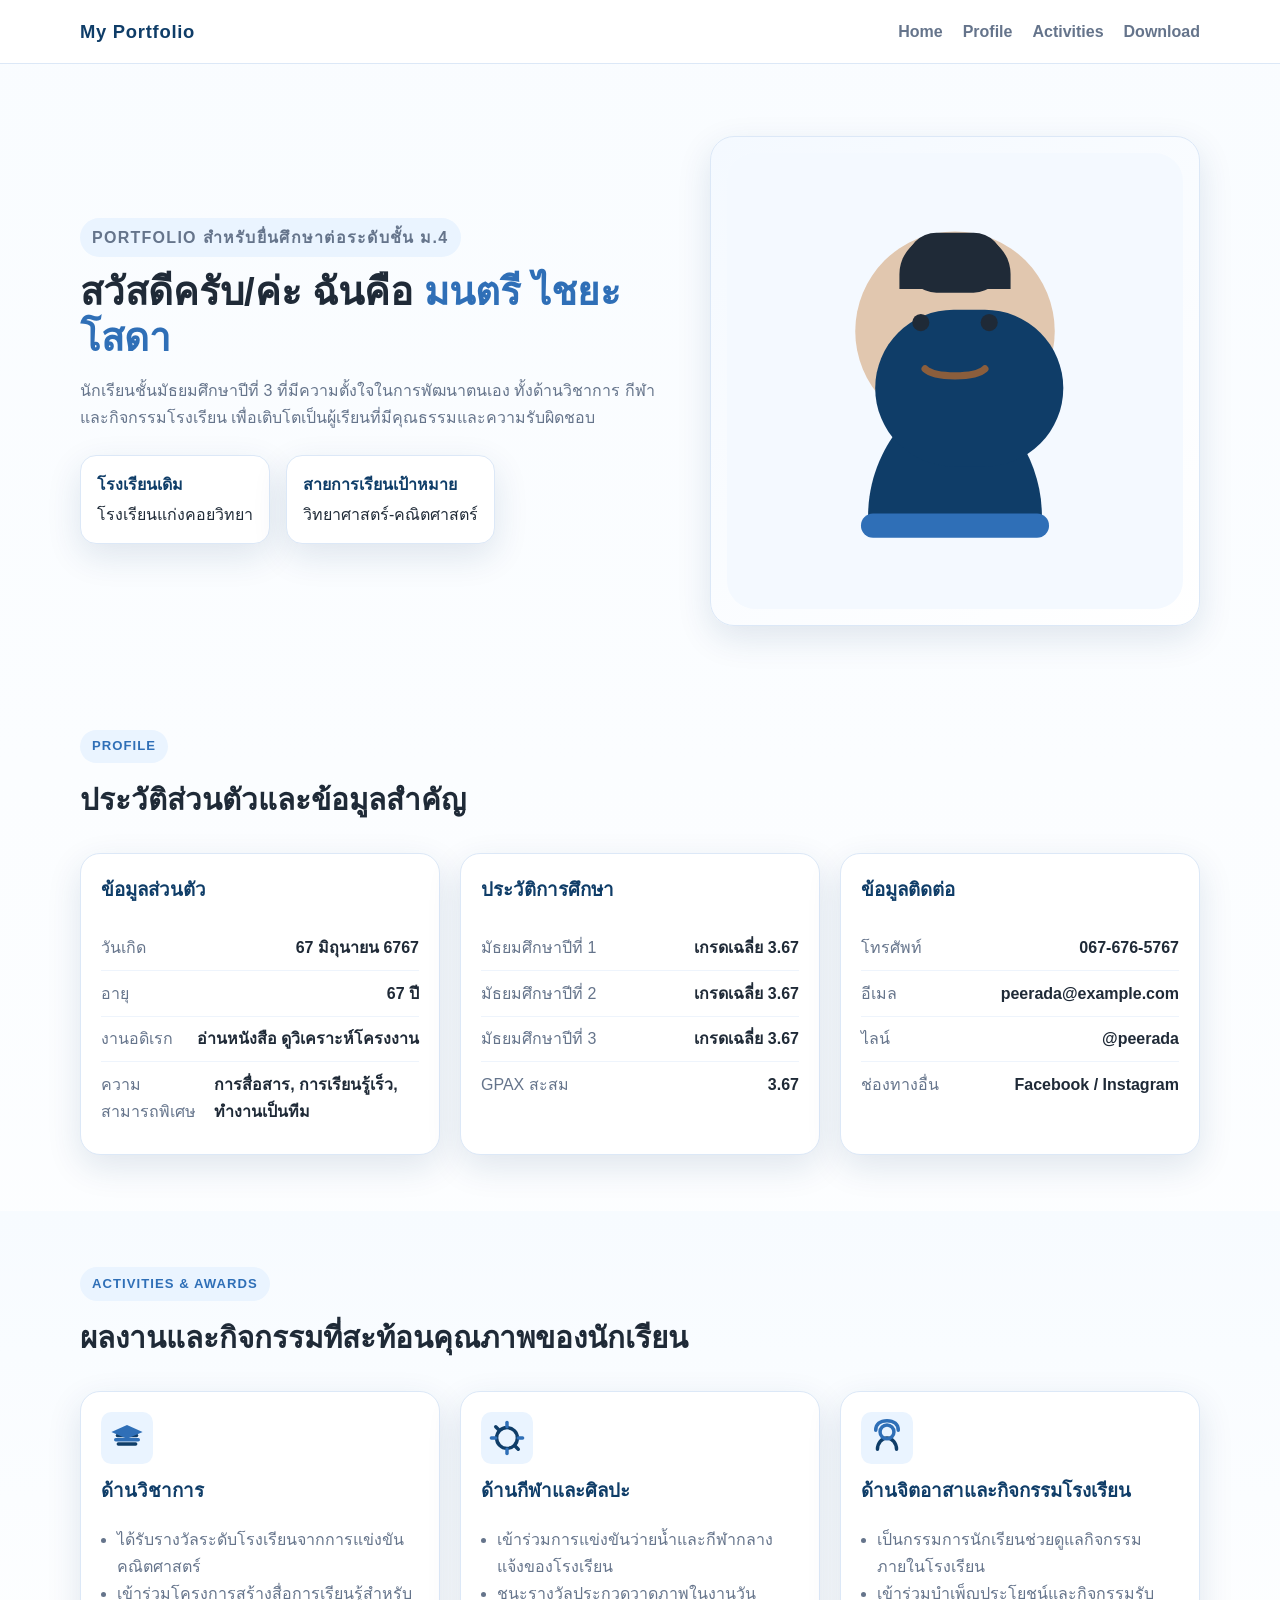
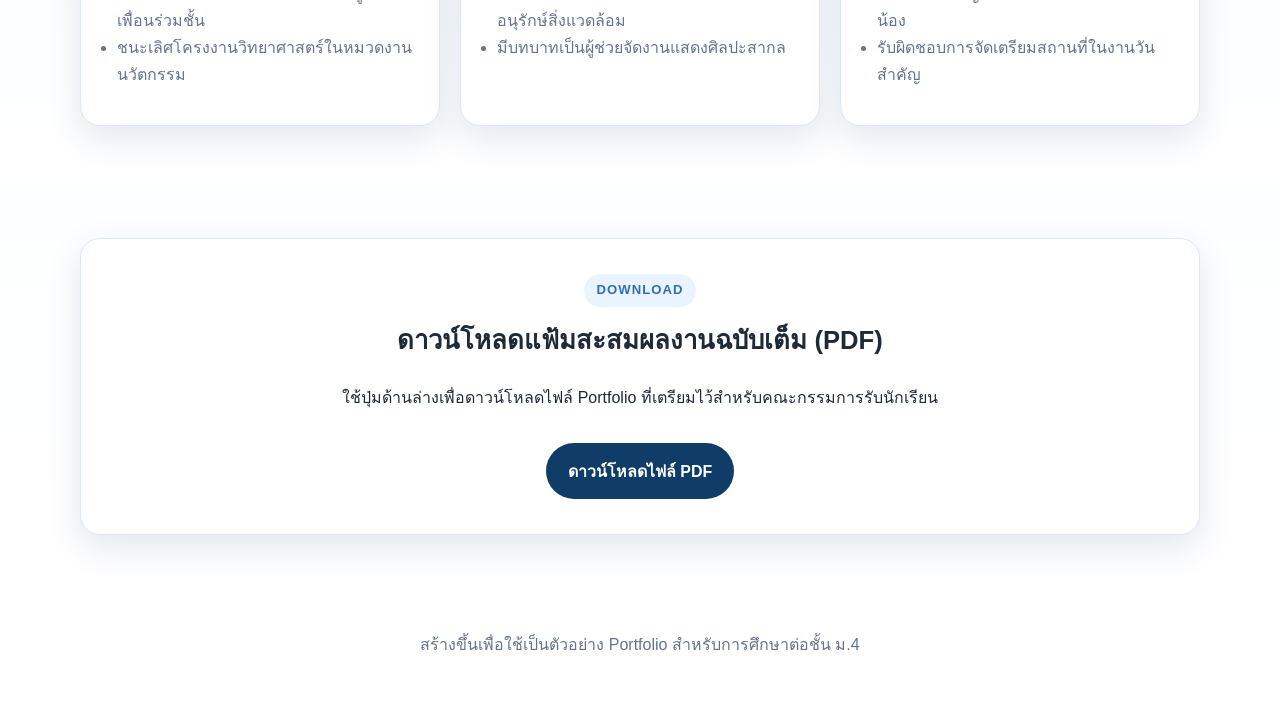
<file: my_folio/index.html>
<!DOCTYPE html>
<html lang="th">
  <head>
    <meta charset="UTF-8" />
    <meta name="viewport" content="width=device-width, initial-scale=1.0" />
    <meta
      name="description"
      content="เว็บไซต์ Portfolio สำหรับนักเรียนชั้น ม.3 ที่ใช้ยื่นศึกษาต่อชั้น ม.4"
    />
    <title>Portfolio Student | ม.3</title>
    <link rel="stylesheet" href="styles.css" />
  </head>
  <body>
    <header class="site-header">
      <div class="container nav-bar">
        <a class="brand" href="#home">My Portfolio</a>
        <button class="nav-toggle" aria-label="เปิดเมนู" aria-expanded="false">
          ☰
        </button>
        <nav class="site-nav" id="site-nav">
          <a href="#home">Home</a>
          <a href="#profile">Profile</a>
          <a href="#activities">Activities</a>
          <a href="#download">Download</a>
        </nav>
      </div>
    </header>

    <main>
      <section class="hero" id="home">
        <div class="container hero-grid">
          <div class="hero-copy">
            <p class="eyebrow">Portfolio สำหรับยื่นศึกษาต่อระดับชั้น ม.4</p>
            <h1>สวัสดีครับ/ค่ะ ฉันคือ <span>มนตรี ไชยะโสดา</span></h1>
            <p>
              นักเรียนชั้นมัธยมศึกษาปีที่ 3 ที่มีความตั้งใจในการพัฒนาตนเอง
              ทั้งด้านวิชาการ กีฬา และกิจกรรมโรงเรียน เพื่อเติบโตเป็นผู้เรียนที่มีคุณธรรมและความรับผิดชอบ
            </p>
            <div class="hero-meta">
              <div>
                <strong>โรงเรียนเดิม</strong>
                <span>โรงเรียนแก่งคอยวิทยา</span>
              </div>
              <div>
                <strong>สายการเรียนเป้าหมาย</strong>
                <span>วิทยาศาสตร์-คณิตศาสตร์</span>
              </div>
            </div>
          </div>

          <div class="hero-card">
            <img src="assets/student-portrait.svg" alt="ภาพถ่ายนักเรียนที่ดูสุภาพ" />
          </div>
        </div>
      </section>

      <section class="section" id="profile">
        <div class="container">
          <div class="section-header">
            <p class="eyebrow">Profile</p>
            <h2>ประวัติส่วนตัวและข้อมูลสำคัญ</h2>
          </div>

          <div class="profile-grid">
            <article class="card">
              <h3>ข้อมูลส่วนตัว</h3>
              <ul class="info-list">
                <li><span>วันเกิด</span><strong>67 มิถุนายน 6767</strong></li>
                <li><span>อายุ</span><strong>67 ปี</strong></li>
                <li><span>งานอดิเรก</span><strong>อ่านหนังสือ ดูวิเคราะห์โครงงาน</strong></li>
                <li><span>ความสามารถพิเศษ</span><strong>การสื่อสาร, การเรียนรู้เร็ว, ทำงานเป็นทีม</strong></li>
              </ul>
            </article>

            <article class="card">
              <h3>ประวัติการศึกษา</h3>
              <ul class="info-list">
                <li><span>มัธยมศึกษาปีที่ 1</span><strong>เกรดเฉลี่ย 3.67</strong></li>
                <li><span>มัธยมศึกษาปีที่ 2</span><strong>เกรดเฉลี่ย 3.67</strong></li>
                <li><span>มัธยมศึกษาปีที่ 3</span><strong>เกรดเฉลี่ย 3.67</strong></li>
                <li><span>GPAX สะสม</span><strong>3.67</strong></li>
              </ul>
            </article>

            <article class="card">
              <h3>ข้อมูลติดต่อ</h3>
              <ul class="info-list">
                <li><span>โทรศัพท์</span><strong>067-676-5767</strong></li>
                <li><span>อีเมล</span><strong>peerada@example.com</strong></li>
                <li><span>ไลน์</span><strong>@peerada</strong></li>
                <li><span>ช่องทางอื่น</span><strong>Facebook / Instagram</strong></li>
              </ul>
            </article>
          </div>
        </div>
      </section>

      <section class="section alt-bg" id="activities">
        <div class="container">
          <div class="section-header">
            <p class="eyebrow">Activities &amp; Awards</p>
            <h2>ผลงานและกิจกรรมที่สะท้อนคุณภาพของนักเรียน</h2>
          </div>

          <div class="activity-grid">
            <article class="activity-card">
              <img src="assets/academic.svg" alt="ไอคอนด้านวิชาการ" />
              <h3>ด้านวิชาการ</h3>
              <ul>
                <li>ได้รับรางวัลระดับโรงเรียนจากการแข่งขันคณิตศาสตร์</li>
                <li>เข้าร่วมโครงการสร้างสื่อการเรียนรู้สำหรับเพื่อนร่วมชั้น</li>
                <li>ชนะเลิศโครงงานวิทยาศาสตร์ในหมวดงานนวัตกรรม</li>
              </ul>
            </article>

            <article class="activity-card">
              <img src="assets/sports.svg" alt="ไอคอนด้านกีฬาและศิลปะ" />
              <h3>ด้านกีฬาและศิลปะ</h3>
              <ul>
                <li>เข้าร่วมการแข่งขันว่ายน้ำและกีฬากลางแจ้งของโรงเรียน</li>
                <li>ชนะรางวัลประกวดวาดภาพในงานวันอนุรักษ์สิ่งแวดล้อม</li>
                <li>มีบทบาทเป็นผู้ช่วยจัดงานแสดงศิลปะสากล</li>
              </ul>
            </article>

            <article class="activity-card">
              <img src="assets/volunteer.svg" alt="ไอคอนด้านจิตอาสา" />
              <h3>ด้านจิตอาสาและกิจกรรมโรงเรียน</h3>
              <ul>
                <li>เป็นกรรมการนักเรียนช่วยดูแลกิจกรรมภายในโรงเรียน</li>
                <li>เข้าร่วมบำเพ็ญประโยชน์และกิจกรรมรับน้อง</li>
                <li>รับผิดชอบการจัดเตรียมสถานที่ในงานวันสำคัญ</li>
              </ul>
            </article>
          </div>
        </div>
      </section>

      <section class="section" id="download">
        <div class="container cta-card">
          <p class="eyebrow">Download</p>
          <h2>ดาวน์โหลดแฟ้มสะสมผลงานฉบับเต็ม (PDF)</h2>
          <p>
            ใช้ปุ่มด้านล่างเพื่อดาวน์โหลดไฟล์ Portfolio ที่เตรียมไว้สำหรับคณะกรรมการรับนักเรียน
          </p>
          <a class="btn-primary" href="assets/portfolio.pdf" download>
            ดาวน์โหลดไฟล์ PDF
          </a>
        </div>
      </section>
    </main>

    <footer class="site-footer">
      <div class="container">
        <p>สร้างขึ้นเพื่อใช้เป็นตัวอย่าง Portfolio สำหรับการศึกษาต่อชั้น ม.4</p>
      </div>
    </footer>

    <script src="script.js"></script>
  </body>
</html>
</file>
<file: my_folio/styles.css>
:root {
  --navy: #0f3d68;
  --blue: #2f6fb7;
  --sky: #eaf4ff;
  --text: #1f2a37;
  --muted: #65748b;
  --surface: #ffffff;
  --border: #dce8f7;
  --shadow: 0 12px 35px rgba(15, 61, 104, 0.12);
}

* {
  box-sizing: border-box;
}

html {
  scroll-behavior: smooth;
}

body {
  margin: 0;
  font-family: "Prompt", "Sarabun", "Kanit", "Segoe UI", sans-serif;
  color: var(--text);
  line-height: 1.7;
  background: linear-gradient(180deg, #f9fcff 0%, #ffffff 100%);
}

img {
  max-width: 100%;
  display: block;
}

.container {
  width: min(1120px, calc(100% - 2rem));
  margin: 0 auto;
}

.site-header {
  position: sticky;
  top: 0;
  z-index: 10;
  background: rgba(255, 255, 255, 0.95);
  backdrop-filter: blur(10px);
  border-bottom: 1px solid var(--border);
}

.nav-bar {
  display: flex;
  align-items: center;
  justify-content: space-between;
  padding: 1rem 0;
}

.brand {
  color: var(--navy);
  text-decoration: none;
  font-size: 1.15rem;
  font-weight: 700;
  letter-spacing: 0.04em;
}

.site-nav {
  display: flex;
  gap: 1.25rem;
}

.site-nav a {
  text-decoration: none;
  color: var(--muted);
  font-weight: 600;
}

.site-nav a:hover,
.site-nav a:focus-visible {
  color: var(--navy);
}

.nav-toggle {
  display: none;
  border: 0;
  background: var(--sky);
  color: var(--navy);
  padding: 0.5rem 0.8rem;
  border-radius: 999px;
  cursor: pointer;
}

.hero {
  padding: 4.5rem 0 3rem;
}

.hero-grid {
  display: grid;
  grid-template-columns: 1.1fr 0.9fr;
  gap: 2rem;
  align-items: center;
}

.eyebrow {
  display: inline-block;
  margin: 0 0 0.75rem;
  padding: 0.35rem 0.75rem;
  border-radius: 999px;
  font-size: 0.82rem;
  font-weight: 700;
  letter-spacing: 0.08em;
  text-transform: uppercase;
  background: var(--sky);
  color: var(--blue);
}

.hero h1 {
  font-size: clamp(2rem, 3vw, 2.8rem);
  line-height: 1.2;
  margin: 0 0 1rem;
}

.hero h1 span {
  color: var(--blue);
}

.hero p {
  color: var(--muted);
  font-size: 1rem;
}

.hero-meta {
  display: flex;
  flex-wrap: wrap;
  gap: 1rem;
  margin-top: 1.5rem;
}

.hero-meta div {
  min-width: 180px;
  padding: 0.9rem 1rem;
  background: var(--surface);
  border: 1px solid var(--border);
  border-radius: 16px;
  box-shadow: var(--shadow);
}

.hero-meta strong {
  display: block;
  color: var(--navy);
  margin-bottom: 0.2rem;
}

.hero-card {
  padding: 1rem;
  background: linear-gradient(145deg, #f4f9ff, #ffffff);
  border: 1px solid var(--border);
  border-radius: 24px;
  box-shadow: var(--shadow);
}

.section {
  padding: 3.5rem 0;
}

.alt-bg {
  background: linear-gradient(180deg, #f7fbff 0%, #ffffff 100%);
}

.section-header {
  margin-bottom: 1.75rem;
}

.section-header h2 {
  margin: 0;
  font-size: clamp(1.5rem, 2.3vw, 2rem);
}

.profile-grid,
.activity-grid {
  display: grid;
  gap: 1.25rem;
}

.profile-grid {
  grid-template-columns: repeat(3, minmax(0, 1fr));
}

.activity-grid {
  grid-template-columns: repeat(3, minmax(0, 1fr));
}

.card,
.activity-card,
.cta-card {
  background: var(--surface);
  border: 1px solid var(--border);
  border-radius: 20px;
  padding: 1.25rem;
  box-shadow: var(--shadow);
}

.card h3,
.activity-card h3 {
  margin-top: 0;
  color: var(--navy);
}

.info-list {
  list-style: none;
  padding: 0;
  margin: 0;
}

.info-list li {
  display: flex;
  justify-content: space-between;
  gap: 1rem;
  padding: 0.55rem 0;
  border-bottom: 1px solid #eef4fc;
}

.info-list li:last-child {
  border-bottom: 0;
}

.info-list span {
  color: var(--muted);
}

.activity-card img {
  width: 52px;
  margin-bottom: 0.7rem;
}

.activity-card ul {
  padding-left: 1rem;
  color: var(--muted);
}

.cta-card {
  text-align: center;
  padding: 2.2rem 1.5rem;
}

.cta-card h2 {
  margin-top: 0;
  font-size: clamp(1.5rem, 2vw, 2rem);
}

.btn-primary {
  display: inline-block;
  margin-top: 1rem;
  padding: 0.9rem 1.35rem;
  border-radius: 999px;
  background: var(--navy);
  color: #fff;
  text-decoration: none;
  font-weight: 700;
}

.btn-primary:hover,
.btn-primary:focus-visible {
  background: var(--blue);
}

.site-footer {
  padding: 1.5rem 0 2.5rem;
  text-align: center;
  color: var(--muted);
}

@media (max-width: 900px) {
  .profile-grid,
  .activity-grid {
    grid-template-columns: 1fr;
  }
}

@media (max-width: 720px) {
  .hero-grid {
    grid-template-columns: 1fr;
  }

  .nav-toggle {
    display: inline-flex;
  }

  .site-nav {
    display: none;
    position: absolute;
    top: 100%;
    right: 1rem;
    flex-direction: column;
    background: white;
    padding: 0.85rem 1rem;
    border: 1px solid var(--border);
    border-radius: 12px;
    box-shadow: var(--shadow);
  }

  .site-nav.is-open {
    display: flex;
  }
}
</file>
